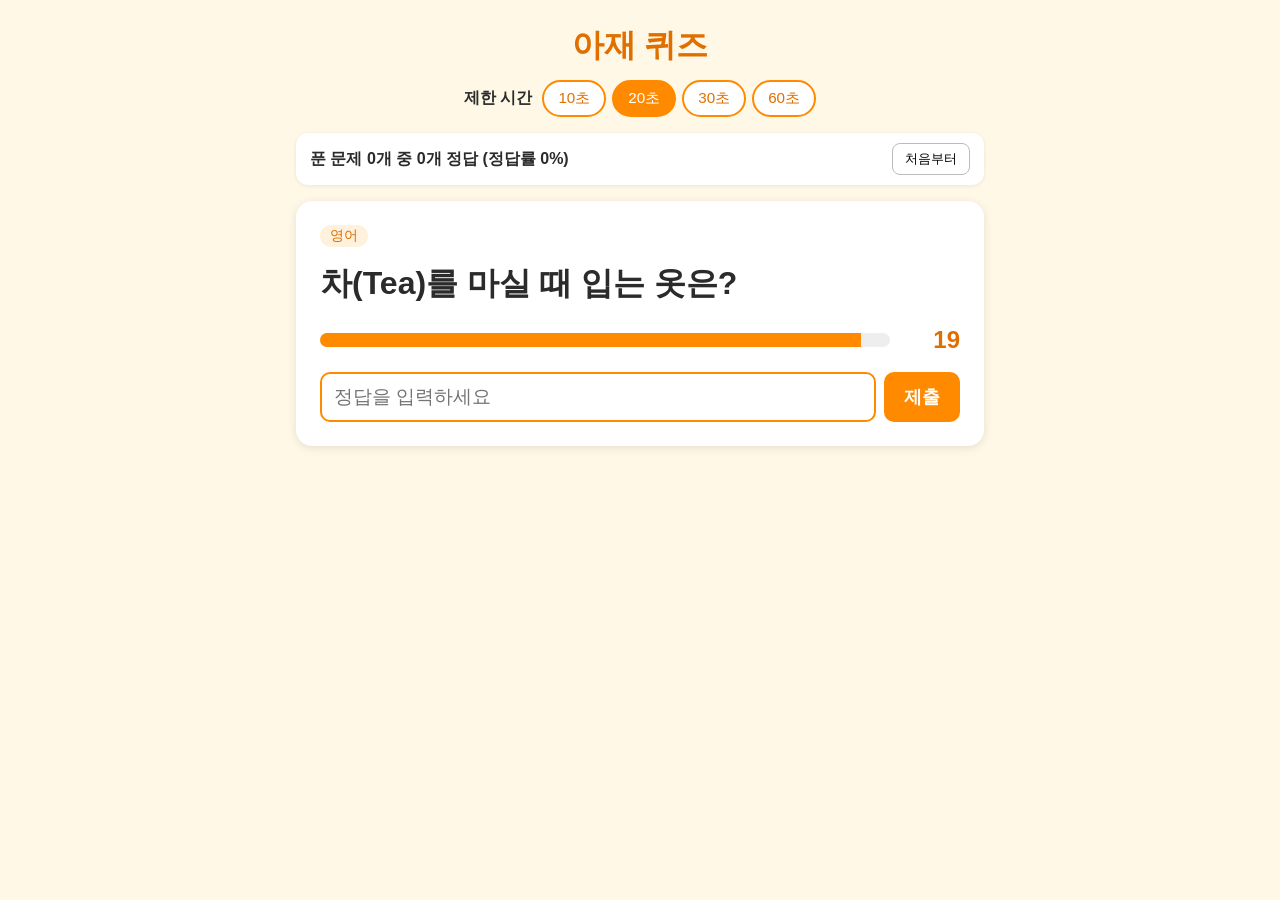
<file: outputs/az-quiz/index.html>
<!DOCTYPE html>
<html lang="ko">
<head>
  <meta charset="UTF-8">
  <meta name="viewport" content="width=device-width, initial-scale=1">
  <title>아재 퀴즈</title>
  <link rel="stylesheet" href="style.css">
</head>
<body>
  <main class="app">
    <header class="top">
      <h1 class="title">아재 퀴즈</h1>
      <div class="time-select" role="group" aria-label="제한 시간">
        <span class="time-label">제한 시간</span>
        <button type="button" class="time-btn" data-sec="10">10초</button>
        <button type="button" class="time-btn" data-sec="20">20초</button>
        <button type="button" class="time-btn" data-sec="30">30초</button>
        <button type="button" class="time-btn" data-sec="60">60초</button>
      </div>
      <p id="timeNote" class="time-note" hidden>바꾼 시간은 다음 문제부터 적용돼요</p>
    </header>

    <section class="stats">
      <p id="stats" class="stats-text" aria-live="polite">푼 문제 0개 중 0개 정답 (정답률 0%)</p>
      <button type="button" id="resetBtn" class="ghost-btn">처음부터</button>
    </section>

    <section class="card">
      <span id="category" class="tag"></span>
      <h2 id="question" class="question"></h2>

      <div class="timer" aria-label="남은 시간">
        <div class="timer-bar"><div id="timerFill" class="timer-fill"></div></div>
        <span id="timerNum" class="timer-num">20</span>
      </div>

      <form id="answerForm" class="answer-form" autocomplete="off">
        <input id="answerInput" class="answer-input" type="text" placeholder="정답을 입력하세요" aria-label="정답 입력">
        <button id="submitBtn" class="submit-btn" type="submit">제출</button>
      </form>

      <div id="feedback" class="feedback" hidden aria-live="assertive">
        <p id="verdict" class="verdict"></p>
        <p id="answerLine" class="detail"></p>
        <p id="explainLine" class="detail explain"></p>
        <button id="nextBtn" class="next-btn" type="button">다음 문제 (Enter)</button>
      </div>
    </section>
  </main>

  <script src="quizzes.js"></script>
  <script src="app.js"></script>
</body>
</html>
</file>
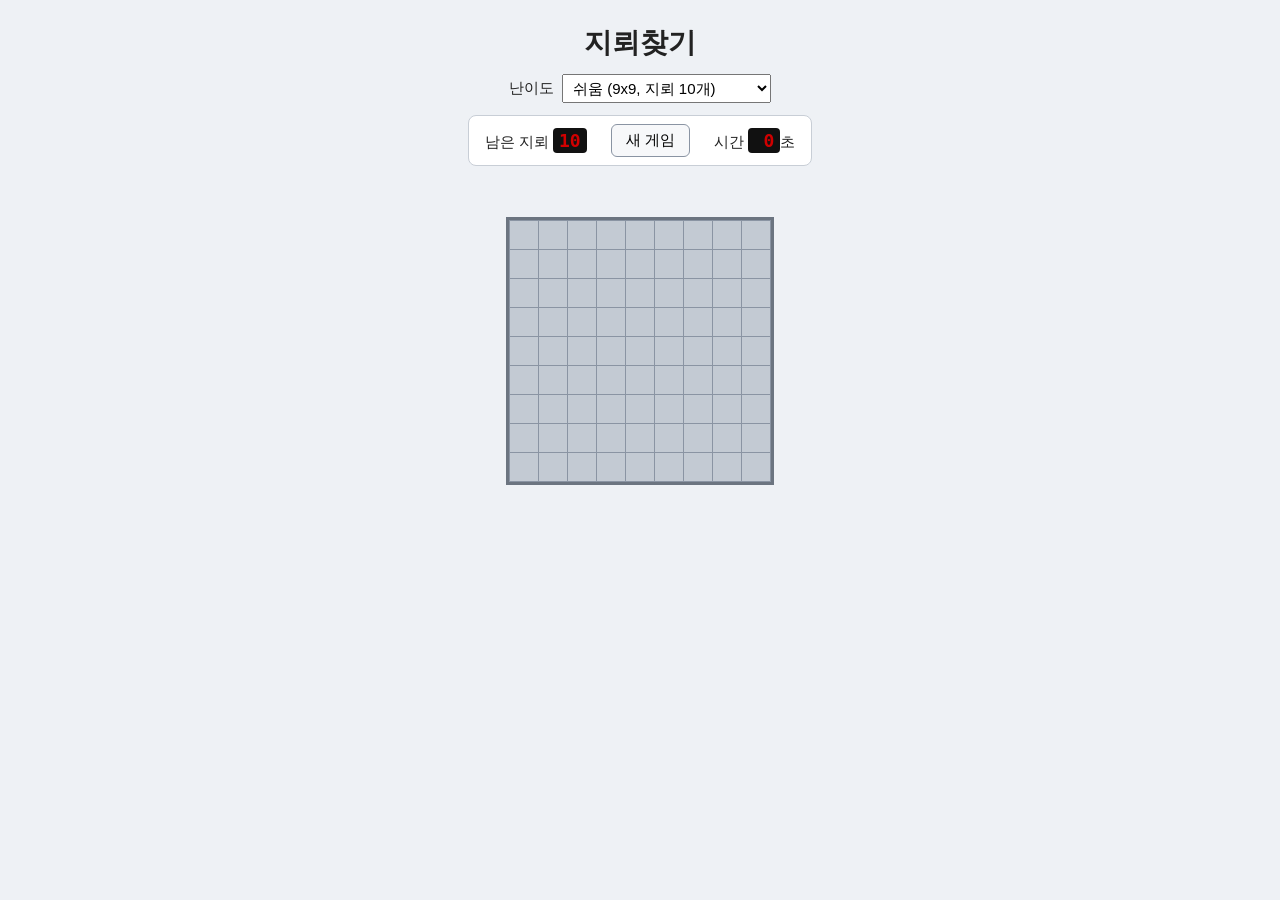
<file: outputs/bomber-game/index.html>
<!DOCTYPE html>
<html lang="ko">
<head>
  <meta charset="UTF-8">
  <meta name="viewport" content="width=device-width, initial-scale=1.0">
  <title>지뢰찾기</title>
  <link rel="stylesheet" href="style.css">
</head>
<body>
  <main class="game">
    <h1>지뢰찾기</h1>

    <div class="toolbar">
      <label for="difficulty">난이도</label>
      <select id="difficulty">
        <option value="easy">쉬움 (9x9, 지뢰 10개)</option>
        <option value="normal">보통 (16x16, 지뢰 40개)</option>
        <option value="hard">어려움 (30x16, 지뢰 99개)</option>
      </select>
    </div>

    <div class="status">
      <div class="counter">남은 지뢰 <span id="mines-left">10</span></div>
      <button type="button" id="new-game">새 게임</button>
      <div class="counter">시간 <span id="timer">0</span>초</div>
    </div>

    <p id="message" class="message" aria-live="polite"></p>

    <div class="board-wrap">
      <div id="board" class="board"></div>
    </div>
  </main>

  <script src="minesweeper.js"></script>
</body>
</html>
</file>
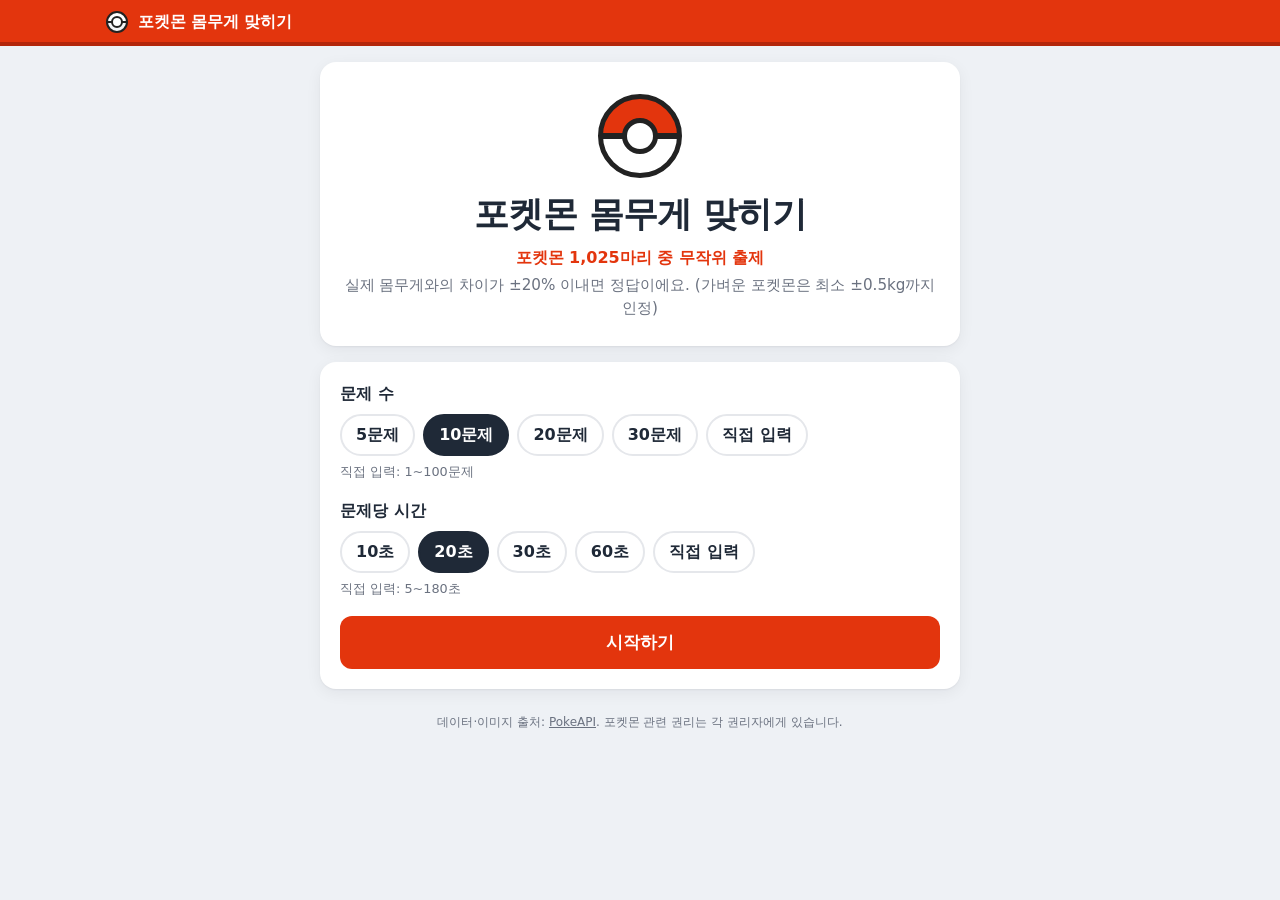
<file: outputs/pokemon/index.html>
<!doctype html>
<html lang="ko">
<head>
  <meta charset="utf-8">
  <meta name="viewport" content="width=device-width, initial-scale=1">
  <title>포켓몬 몸무게 맞히기</title>
  <link rel="stylesheet" href="style.css">
</head>
<body>
  <header class="appbar">
    <div class="appbar-inner">
      <span class="ball" aria-hidden="true"></span>
      <span class="appbar-title">포켓몬 몸무게 맞히기</span>
    </div>
  </header>

  <main class="wrap">
    <!-- 대문 -->
    <section id="screen-home" class="screen">
      <div class="card hero">
        <div class="hero-ball" aria-hidden="true"></div>
        <h1>포켓몬 몸무게 맞히기</h1>
        <p id="pool-count" class="pool-count"></p>
        <p id="rule-text" class="rule-text"></p>
      </div>

      <form id="setup-form" class="card setup" novalidate>
        <fieldset>
          <legend>문제 수</legend>
          <div class="picker" id="picker-questions"></div>
          <p class="field-hint" id="hint-questions"></p>
        </fieldset>
        <fieldset>
          <legend>문제당 시간</legend>
          <div class="picker" id="picker-seconds"></div>
          <p class="field-hint" id="hint-seconds"></p>
        </fieldset>
        <p id="setup-error" class="setup-error" role="alert"></p>
        <button type="submit" id="start-btn" class="btn btn-primary btn-lg">시작하기</button>
      </form>
    </section>

    <!-- 퀴즈 -->
    <section id="screen-quiz" class="screen" hidden>
      <div class="scoreboard card" id="scoreboard">
        <div class="score-row">
          <span class="score-item"><span id="sb-question">문제 1 / 10</span></span>
          <span class="score-item score-correct"><span id="sb-correct">맞힌 문제 0 / 0</span></span>
          <button type="button" id="quit-btn" class="btn btn-ghost btn-sm">그만두기</button>
        </div>
        <ol class="dots" id="sb-dots" aria-label="문제별 진행"></ol>
        <div class="timer" id="timer">
          <div class="timer-track"><div class="timer-bar" id="timer-bar"></div></div>
          <span class="timer-text" id="timer-text" aria-live="off">준비 중</span>
        </div>
      </div>

      <div class="quiz-grid">
        <article class="card dex-head" id="dex-head">
          <div class="art-wrap" id="art-wrap"></div>
          <div class="dex-info">
            <div class="dex-no" id="dex-no"></div>
            <h2 class="dex-name"><span id="dex-name-ko"></span> <small id="dex-name-en"></small></h2>
            <div class="dex-genus" id="dex-genus"></div>
            <div class="types" id="dex-types"></div>
            <dl class="facts">
              <div class="fact" id="fact-height"><dt>키</dt><dd id="dex-height"></dd></div>
              <div class="fact fact-weight"><dt>몸무게</dt><dd id="dex-weight">??? kg</dd></div>
            </dl>
          </div>
        </article>

        <aside class="card answer-panel" id="answer-panel">
          <form id="answer-form" autocomplete="off" novalidate>
            <label for="answer-input" class="answer-label">이 포켓몬의 몸무게는?</label>
            <div class="answer-row">
              <div class="answer-field">
                <input id="answer-input" type="text" inputmode="decimal" maxlength="8" placeholder="예: 12.5" aria-describedby="answer-hint">
                <span class="unit">kg</span>
              </div>
              <button type="submit" id="submit-btn" class="btn btn-primary" disabled>제출</button>
            </div>
            <p class="answer-hint" id="answer-hint">0보다 크고 10,000보다 작은 숫자, 소수 첫째 자리까지. Enter 로 제출.</p>
          </form>
          <div class="feedback" id="feedback" hidden></div>
        </aside>

        <section class="card dex-details" id="dex-details" aria-label="도감 정보"></section>
      </div>
    </section>

    <!-- 결과 -->
    <section id="screen-result" class="screen" hidden>
      <div id="result-root"></div>
      <div class="result-actions">
        <button type="button" id="retry-btn" class="btn btn-primary btn-lg">같은 설정으로 다시</button>
        <button type="button" id="home-btn" class="btn btn-ghost btn-lg">처음으로</button>
      </div>
    </section>
  </main>

  <footer class="footer">데이터·이미지 출처: <a href="https://pokeapi.co/" target="_blank" rel="noopener">PokeAPI</a>. 포켓몬 관련 권리는 각 권리자에게 있습니다.</footer>

  <script src="data/pokemon-data.js"></script>
  <script src="rules.js"></script>
  <script src="app.js"></script>
</body>
</html>
</file>
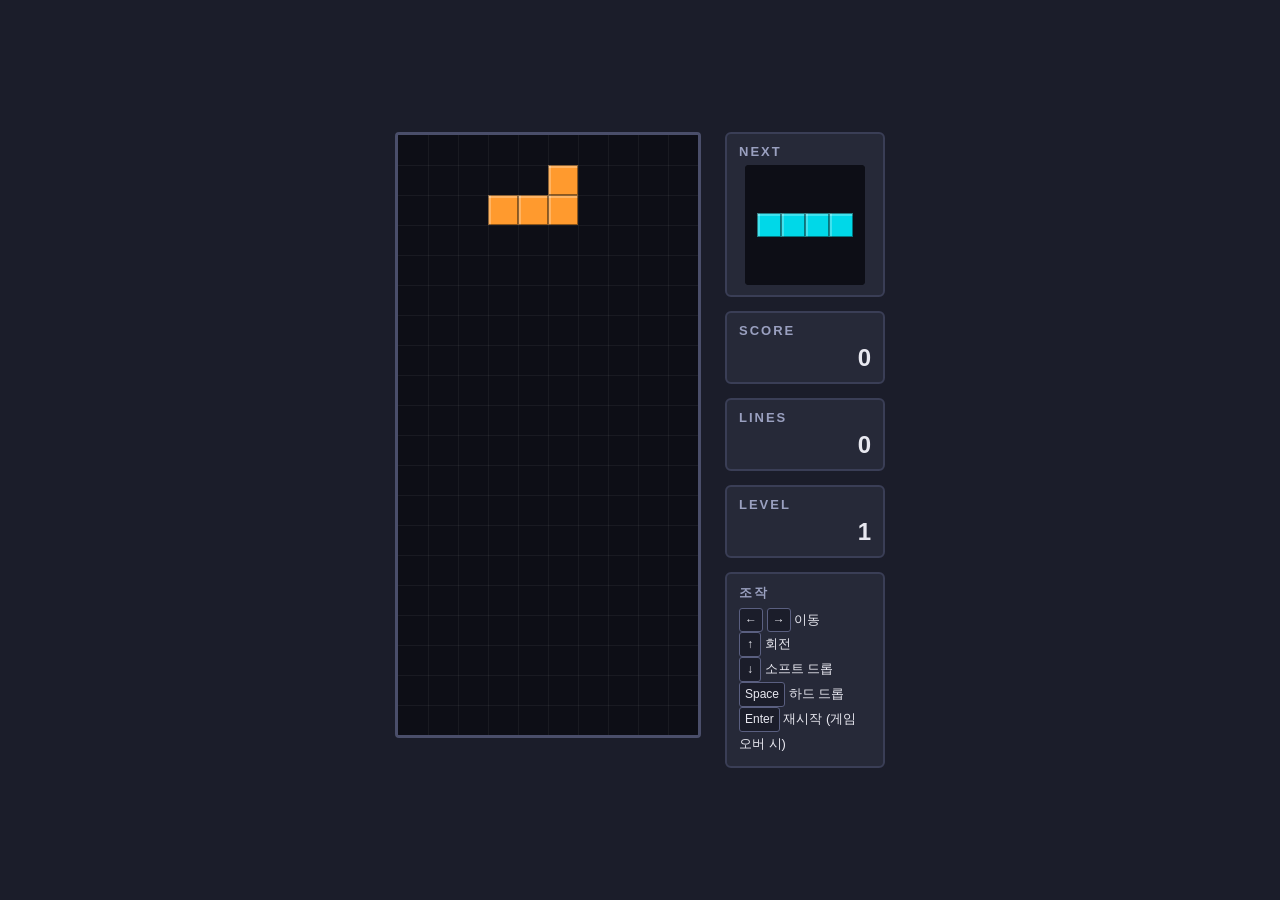
<file: outputs/tetris/index.html>
<!DOCTYPE html>
<html lang="ko">
<head>
  <meta charset="UTF-8">
  <meta name="viewport" content="width=device-width, initial-scale=1.0">
  <title>Tetris</title>
  <link rel="stylesheet" href="style.css">
</head>
<body>
  <div class="game">
    <div class="board-wrap">
      <canvas id="board" width="300" height="600"></canvas>
      <div id="overlay" class="overlay hidden">
        <h2>GAME OVER</h2>
        <p>점수: <span id="final-score">0</span></p>
        <button id="restart" type="button">다시 시작 (Enter)</button>
      </div>
    </div>

    <aside class="side">
      <section>
        <h3>NEXT</h3>
        <canvas id="next" width="120" height="120"></canvas>
      </section>
      <section>
        <h3>SCORE</h3>
        <p id="score" class="value">0</p>
      </section>
      <section>
        <h3>LINES</h3>
        <p id="lines" class="value">0</p>
      </section>
      <section>
        <h3>LEVEL</h3>
        <p id="level" class="value">1</p>
      </section>
      <section class="help">
        <h3>조작</h3>
        <ul>
          <li><kbd>←</kbd> <kbd>→</kbd> 이동</li>
          <li><kbd>↑</kbd> 회전</li>
          <li><kbd>↓</kbd> 소프트 드롭</li>
          <li><kbd>Space</kbd> 하드 드롭</li>
          <li><kbd>Enter</kbd> 재시작 (게임 오버 시)</li>
        </ul>
      </section>
    </aside>
  </div>

  <script src="tetris.js"></script>
</body>
</html>
</file>
<file: outputs/az-quiz/style.css>
* {
  box-sizing: border-box;
}

:root {
  --bg: #fff8e7;
  --card: #ffffff;
  --text: #2b2b2b;
  --muted: #777;
  --accent: #ff8a00;
  --accent-dark: #e06f00;
  --ok: #1e9e5a;
  --ok-bg: #e5f7ec;
  --bad: #e03131;
  --bad-bg: #fde8e8;
  --warn: #e03131;
}

body {
  margin: 0;
  font-family: "Malgun Gothic", "Apple SD Gothic Neo", "Noto Sans KR", sans-serif;
  background: var(--bg);
  color: var(--text);
}

.app {
  max-width: 720px;
  margin: 0 auto;
  padding: 16px;
}

.top {
  text-align: center;
}

.title {
  margin: 8px 0 12px;
  font-size: 2rem;
  color: var(--accent-dark);
}

.time-select {
  display: flex;
  flex-wrap: wrap;
  justify-content: center;
  align-items: center;
  gap: 6px;
}

.time-label {
  font-weight: bold;
  margin-right: 4px;
}

.time-btn {
  border: 2px solid var(--accent);
  background: #fff;
  color: var(--accent-dark);
  border-radius: 999px;
  padding: 6px 14px;
  font-size: 0.95rem;
  cursor: pointer;
}

.time-btn.active {
  background: var(--accent);
  color: #fff;
}

.time-note {
  margin: 6px 0 0;
  font-size: 0.85rem;
  color: var(--muted);
}

.stats {
  display: flex;
  justify-content: space-between;
  align-items: center;
  gap: 8px;
  margin: 16px 0;
  padding: 10px 14px;
  background: #fff;
  border-radius: 12px;
  box-shadow: 0 1px 4px rgba(0, 0, 0, 0.08);
}

.stats-text {
  margin: 0;
  font-weight: bold;
}

.ghost-btn {
  flex-shrink: 0;
  border: 1px solid #bbb;
  background: #fff;
  border-radius: 8px;
  padding: 6px 12px;
  cursor: pointer;
}

.card {
  background: var(--card);
  border-radius: 16px;
  padding: 24px;
  box-shadow: 0 2px 10px rgba(0, 0, 0, 0.1);
}

.tag {
  display: inline-block;
  padding: 2px 10px;
  border-radius: 999px;
  background: #fff1dc;
  color: var(--accent-dark);
  font-size: 0.85rem;
}

.question {
  margin: 14px 0 20px;
  font-size: 2rem;
  line-height: 1.4;
  word-break: keep-all;
}

.timer {
  display: flex;
  align-items: center;
  gap: 10px;
  margin-bottom: 18px;
}

.timer-bar {
  flex: 1;
  height: 14px;
  background: #eee;
  border-radius: 999px;
  overflow: hidden;
}

.timer-fill {
  height: 100%;
  width: 100%;
  background: var(--accent);
  transition: width 0.1s linear, background-color 0.3s;
}

.timer-num {
  min-width: 2.5em;
  text-align: right;
  font-size: 1.5rem;
  font-weight: bold;
  color: var(--accent-dark);
}

.timer.danger .timer-fill {
  background: var(--warn);
}

.timer.danger .timer-num {
  color: var(--warn);
}

.answer-form {
  display: flex;
  gap: 8px;
}

.answer-input {
  flex: 1;
  min-width: 0;
  font-size: 1.2rem;
  padding: 12px;
  border: 2px solid #ddd;
  border-radius: 10px;
}

.answer-input:focus {
  outline: none;
  border-color: var(--accent);
}

.submit-btn,
.next-btn {
  border: none;
  border-radius: 10px;
  background: var(--accent);
  color: #fff;
  font-size: 1.1rem;
  font-weight: bold;
  padding: 12px 20px;
  cursor: pointer;
}

.submit-btn:disabled,
.answer-input:disabled {
  opacity: 0.5;
  cursor: not-allowed;
}

.feedback {
  margin-top: 18px;
  padding: 16px;
  border-radius: 12px;
  border: 2px solid transparent;
}

.feedback.ok {
  background: var(--ok-bg);
  border-color: var(--ok);
}

.feedback.bad {
  background: var(--bad-bg);
  border-color: var(--bad);
}

.verdict {
  margin: 0 0 8px;
  font-size: 1.8rem;
  font-weight: bold;
}

.feedback.ok .verdict {
  color: var(--ok);
}

.feedback.bad .verdict {
  color: var(--bad);
}

.detail {
  margin: 4px 0;
  font-size: 1.05rem;
}

.explain {
  color: #444;
}

.next-btn {
  margin-top: 12px;
  width: 100%;
}

@media (max-width: 480px) {
  .app {
    padding: 10px;
  }

  .title {
    font-size: 1.6rem;
  }

  .stats {
    flex-direction: column;
    align-items: stretch;
    text-align: center;
  }

  .card {
    padding: 16px;
  }

  .question {
    font-size: 1.5rem;
  }

  .answer-form {
    flex-direction: column;
  }

  .time-btn {
    padding: 6px 10px;
  }
}
</file>
<file: outputs/bomber-game/style.css>
* {
  box-sizing: border-box;
}

body {
  margin: 0;
  min-height: 100vh;
  font-family: "Segoe UI", "Malgun Gothic", sans-serif;
  background: #eef1f5;
  color: #222;
  display: flex;
  justify-content: center;
}

.game {
  padding: 24px 16px;
  display: flex;
  flex-direction: column;
  align-items: center;
  gap: 12px;
}

h1 {
  margin: 0;
  font-size: 28px;
}

.toolbar {
  display: flex;
  align-items: center;
  gap: 8px;
  font-size: 15px;
}

.toolbar select {
  font-size: 15px;
  padding: 4px 6px;
}

.status {
  display: flex;
  align-items: center;
  gap: 24px;
  padding: 8px 16px;
  background: #fff;
  border: 1px solid #c8ced6;
  border-radius: 8px;
}

.counter {
  font-size: 15px;
}

.counter span {
  display: inline-block;
  min-width: 3ch;
  padding: 2px 6px;
  font-family: Consolas, monospace;
  font-size: 18px;
  font-weight: bold;
  text-align: right;
  color: #d10000;
  background: #111;
  border-radius: 4px;
}

#new-game {
  font-size: 15px;
  padding: 6px 14px;
  border: 1px solid #8a94a3;
  border-radius: 6px;
  background: #f7f8fa;
  cursor: pointer;
}

#new-game:hover {
  background: #e3e7ec;
}

.message {
  margin: 0;
  min-height: 1.5em;
  font-size: 18px;
  font-weight: bold;
}

.message.win {
  color: #1a7f2e;
}

.message.lose {
  color: #c62828;
}

.board-wrap {
  max-width: 100%;
  overflow-x: auto;
}

.board {
  display: grid;
  grid-template-columns: repeat(var(--cols, 9), 28px);
  grid-auto-rows: 28px;
  gap: 1px;
  padding: 1px;
  background: #8a94a3;
  border: 3px solid #6b7480;
  user-select: none;
}

.cell {
  display: flex;
  align-items: center;
  justify-content: center;
  font-size: 16px;
  font-weight: bold;
  line-height: 1;
  background: #c3cad3;
  cursor: pointer;
}

.cell:hover {
  background: #d4dae1;
}

.cell.open {
  background: #f4f5f7;
  cursor: default;
}

.cell.mine {
  background: #f4f5f7;
}

.cell.exploded {
  background: #e53935;
}

.board.ended .cell {
  cursor: default;
}

/* 숫자 색상 1~8 */
.cell.n1 { color: #1e40ff; }
.cell.n2 { color: #1b8a2f; }
.cell.n3 { color: #e02424; }
.cell.n4 { color: #1a1a8c; }
.cell.n5 { color: #8b1a1a; }
.cell.n6 { color: #0f8b8d; }
.cell.n7 { color: #222222; }
.cell.n8 { color: #7a7a7a; }
</file>
<file: outputs/pokemon/style.css>
:root {
  --red: #e3350d;
  --red-dark: #b3260a;
  --ink: #1f2937;
  --muted: #6b7280;
  --line: #e5e7eb;
  --bg: #eef1f5;
  --card: #ffffff;
  --ok: #16a34a;
  --ok-bg: #dcfce7;
  --ng: #dc2626;
  --ng-bg: #fee2e2;
  --to: #d97706;
  --to-bg: #fef3c7;
  --pending: #d1d5db;
  --radius: 16px;
  --shadow: 0 1px 2px rgba(0, 0, 0, .05), 0 4px 16px rgba(15, 23, 42, .06);
}

* { box-sizing: border-box; }
html { -webkit-text-size-adjust: 100%; }
body {
  margin: 0;
  font-family: system-ui, -apple-system, "Segoe UI", "Malgun Gothic", "Apple SD Gothic Neo", "Noto Sans KR", sans-serif;
  color: var(--ink);
  background: var(--bg);
  line-height: 1.5;
  overflow-x: hidden;
}
[hidden] { display: none !important; }
h1, h2, h3 { margin: 0; line-height: 1.25; }
button, input { font: inherit; color: inherit; }

/* ---------- 상단 바 ---------- */
.appbar { background: var(--red); color: #fff; box-shadow: inset 0 -4px 0 var(--red-dark); }
.appbar-inner { max-width: 1100px; margin: 0 auto; padding: 10px 16px 12px; display: flex; align-items: center; gap: 10px; }
.appbar-title { font-weight: 700; letter-spacing: -.01em; }

.ball {
  display: inline-block; width: 22px; height: 22px; border-radius: 50%; flex: none;
  background: linear-gradient(to bottom, #fff 0 45%, #222 45% 55%, #fff 55%);
  border: 2px solid #222; position: relative;
}
.appbar .ball { background: linear-gradient(to bottom, #fff 0 45%, #222 45% 55%, #f3f4f6 55%); }
.ball::after {
  content: ""; position: absolute; width: 8px; height: 8px; border-radius: 50%;
  background: #fff; border: 2px solid #222; left: 50%; top: 50%; transform: translate(-50%, -50%);
}
.ball.big { width: 56px; height: 56px; border-width: 3px; opacity: .35; }
.ball.big::after { width: 18px; height: 18px; border-width: 3px; }

.wrap { max-width: 1100px; margin: 0 auto; padding: 16px; }
.footer { text-align: center; color: var(--muted); font-size: 12px; padding: 8px 16px 24px; }
.footer a { color: inherit; }

.card { background: var(--card); border-radius: var(--radius); box-shadow: var(--shadow); padding: 20px; }
.muted { color: var(--muted); }

/* ---------- 버튼 ---------- */
.btn {
  border: 0; border-radius: 12px; padding: 10px 18px; font-weight: 700; cursor: pointer;
  transition: background .15s, transform .05s, opacity .15s;
}
.btn:active:not(:disabled) { transform: translateY(1px); }
.btn:disabled { opacity: .45; cursor: not-allowed; }
.btn:focus-visible, .chip:focus-visible, input:focus-visible { outline: 3px solid #93c5fd; outline-offset: 2px; }
.btn-primary { background: var(--red); color: #fff; }
.btn-primary:hover:not(:disabled) { background: var(--red-dark); }
.btn-ghost { background: #f3f4f6; color: var(--ink); }
.btn-ghost:hover { background: #e5e7eb; }
.btn-lg { padding: 14px 22px; font-size: 1.05rem; }
.btn-sm { padding: 6px 12px; font-size: .875rem; }

/* ---------- 대문 ---------- */
#screen-home { max-width: 640px; margin: 0 auto; display: grid; gap: 16px; }
.hero { text-align: center; padding: 32px 20px 26px; position: relative; overflow: hidden; }
.hero-ball {
  width: 84px; height: 84px; margin: 0 auto 14px; border-radius: 50%; border: 5px solid #222; position: relative;
  background: linear-gradient(to bottom, var(--red) 0 46%, #222 46% 54%, #fff 54%);
}
.hero-ball::after {
  content: ""; position: absolute; width: 26px; height: 26px; border-radius: 50%; background: #fff;
  border: 5px solid #222; left: 50%; top: 50%; transform: translate(-50%, -50%);
}
.hero h1 { font-size: clamp(1.6rem, 6vw, 2.2rem); letter-spacing: -.02em; }
.pool-count { margin: 10px 0 4px; font-weight: 700; color: var(--red); }
.rule-text { margin: 0; color: var(--muted); font-size: .95rem; }

.setup { display: grid; gap: 18px; }
.setup fieldset { border: 0; margin: 0; padding: 0; min-width: 0; }
.setup legend { font-weight: 700; margin-bottom: 8px; padding: 0; }
.picker { display: flex; flex-wrap: wrap; gap: 8px; align-items: center; }
.chip {
  border: 2px solid var(--line); background: #fff; border-radius: 999px; padding: 7px 14px;
  font-weight: 600; cursor: pointer; min-width: 64px;
}
.chip:hover { border-color: #cbd5e1; }
.chip[aria-pressed="true"] { background: var(--ink); border-color: var(--ink); color: #fff; }
.custom-wrap { display: inline-flex; align-items: center; gap: 6px; }
.custom-input {
  width: 88px; padding: 7px 10px; border: 2px solid var(--line); border-radius: 10px; background: #fff;
}
.custom-input.invalid, #answer-input.invalid { border-color: var(--ng); }
.unit { color: var(--muted); font-weight: 600; }
.field-hint { margin: 6px 0 0; color: var(--muted); font-size: .8rem; }
.setup-error { margin: 0; color: var(--ng); font-size: .9rem; min-height: 0; }
.setup-error:empty { display: none; }
#start-btn { width: 100%; }

/* ---------- 점수판 ---------- */
.scoreboard {
  position: sticky; top: 0; z-index: 20; padding: 12px 16px; margin: 0 0 16px;
  border-radius: 0 0 var(--radius) var(--radius); display: grid; gap: 8px;
}
.score-row { display: flex; align-items: center; gap: 14px; flex-wrap: wrap; }
.score-item { font-weight: 700; font-variant-numeric: tabular-nums; }
.score-correct { color: var(--ok); }
#quit-btn { margin-left: auto; }
.dots { list-style: none; margin: 0; padding: 0; display: flex; flex-wrap: wrap; gap: 4px; }
.dot { width: 12px; height: 12px; border-radius: 50%; background: var(--pending); }
.dot.ok { background: var(--ok); }
.dot.ng { background: var(--ng); }
.dot.now { background: #fff; box-shadow: inset 0 0 0 3px var(--ink); }
.timer { display: flex; align-items: center; gap: 10px; }
.timer-track { flex: 1; height: 10px; background: #e5e7eb; border-radius: 999px; overflow: hidden; }
.timer-bar { height: 100%; width: 100%; background: #3b82f6; border-radius: inherit; transition: width .12s linear, background .2s; }
.timer-text { min-width: 4.5em; text-align: right; font-weight: 700; font-variant-numeric: tabular-nums; font-size: .95rem; white-space: nowrap; }
.timer.danger .timer-bar { background: var(--ng); }
.timer.danger .timer-text { color: var(--ng); }

/* ---------- 퀴즈 배치 ---------- */
.quiz-grid {
  display: grid; gap: 16px;
  grid-template-columns: minmax(0, 1fr) 340px;
  grid-template-areas: "head answer" "details answer";
  align-items: start;
}
.dex-head { grid-area: head; display: grid; grid-template-columns: minmax(0, 300px) minmax(0, 1fr); gap: 20px; align-items: center; }
.answer-panel { grid-area: answer; position: sticky; top: calc(var(--sb-h, 120px) + 12px); }
.dex-details { grid-area: details; display: grid; gap: 14px; }

.art-wrap {
  aspect-ratio: 1; width: 100%; border-radius: 50%; display: grid; place-items: center; position: relative;
  background: radial-gradient(circle at 50% 45%, #fff 0 38%, #f1f5f9 39% 62%, #e2e8f0 63%);
}
.art-wrap.loading::before {
  content: ""; width: 44px; height: 44px; border-radius: 50%; border: 4px solid #cbd5e1; border-top-color: var(--red);
  animation: spin 0.8s linear infinite; position: absolute;
}
@keyframes spin { to { transform: rotate(360deg); } }
.art { width: 88%; height: 88%; object-fit: contain; filter: drop-shadow(0 6px 10px rgba(0, 0, 0, .15)); }
.art.pixel { image-rendering: pixelated; }
.art-placeholder { display: grid; justify-items: center; gap: 10px; color: var(--muted); font-size: .85rem; text-align: center; padding: 12px; }

.dex-info { min-width: 0; }
.dex-no { font-weight: 700; color: var(--muted); font-variant-numeric: tabular-nums; }
.dex-name { font-size: clamp(1.5rem, 4vw, 2rem); margin: 2px 0 2px; word-break: keep-all; overflow-wrap: anywhere; }
.dex-name small { font-size: .55em; color: var(--muted); font-weight: 600; }
.dex-genus { color: var(--muted); margin-bottom: 10px; }
.types { display: flex; gap: 6px; flex-wrap: wrap; margin-bottom: 14px; }
.type-badge {
  display: inline-block; padding: 3px 12px; border-radius: 999px; font-size: .85rem; font-weight: 700;
  text-shadow: 0 1px 0 rgba(0, 0, 0, .08); white-space: nowrap;
}
.facts { display: grid; grid-template-columns: repeat(2, minmax(0, 1fr)); gap: 10px; margin: 0; }
.fact { background: #f8fafc; border: 1px solid var(--line); border-radius: 12px; padding: 10px 12px; }
.fact dt { font-size: .8rem; color: var(--muted); }
.fact dd { margin: 0; font-size: 1.25rem; font-weight: 800; font-variant-numeric: tabular-nums; }
.fact-weight { border-style: dashed; border-color: #fca5a5; background: #fff7f7; }
.fact-weight dd { color: var(--red); letter-spacing: .02em; }
.fact-weight dd.revealed { color: var(--ink); }

.flags { display: flex; gap: 6px; flex-wrap: wrap; }
.flag { padding: 3px 12px; border-radius: 999px; font-weight: 800; font-size: .85rem; }
.flag-legend { background: #fef3c7; color: #92400e; box-shadow: inset 0 0 0 1px #fcd34d; }
.flag-myth { background: #ede9fe; color: #5b21b6; box-shadow: inset 0 0 0 1px #c4b5fd; }
.flag-baby { background: #fce7f3; color: #9d174d; box-shadow: inset 0 0 0 1px #f9a8d4; }
.flavor {
  margin: 0; padding: 12px 14px; background: #f8fafc; border-left: 4px solid var(--red); border-radius: 0 10px 10px 0;
  color: #374151; overflow-wrap: anywhere;
}
.detail-row { display: grid; grid-template-columns: 80px minmax(0, 1fr); gap: 10px; align-items: baseline; padding-bottom: 10px; border-bottom: 1px solid #f1f5f9; }
.detail-label { font-size: .85rem; color: var(--muted); font-weight: 700; }
.detail-value { min-width: 0; }
.abilities { display: flex; flex-wrap: wrap; gap: 6px; }
.ability { background: #f1f5f9; border-radius: 8px; padding: 2px 10px; font-weight: 600; }
.ability em { font-style: normal; font-size: .72rem; margin-left: 6px; color: #7c3aed; font-weight: 700; }
.hidden-ability { background: #f5f3ff; }
.swatch { display: inline-block; width: 14px; height: 14px; border-radius: 4px; margin-right: 6px; vertical-align: -2px; box-shadow: inset 0 0 0 1px rgba(0, 0, 0, .2); }

.stats-block { display: grid; gap: 8px; }
.stats { display: grid; gap: 5px; }
.stat { display: grid; grid-template-columns: 64px 36px minmax(0, 1fr); gap: 8px; align-items: center; font-size: .88rem; }
.stat-name { color: var(--muted); font-weight: 600; }
.stat-num { text-align: right; font-weight: 700; font-variant-numeric: tabular-nums; }
.stat-track { height: 8px; background: #f1f5f9; border-radius: 999px; overflow: hidden; }
.stat-bar { display: block; height: 100%; border-radius: inherit; }
.stat-total { text-align: right; font-size: .9rem; color: var(--muted); }
.stat-total strong { color: var(--ink); font-size: 1.05rem; }

/* ---------- 답 입력 / 채점 ---------- */
.answer-label { display: block; font-weight: 800; font-size: 1.1rem; margin-bottom: 10px; }
.answer-row { display: flex; gap: 8px; }
.answer-field {
  flex: 1; min-width: 0; display: flex; align-items: center; border: 2px solid var(--line); border-radius: 12px;
  padding: 0 12px; background: #fff;
}
.answer-field:focus-within { border-color: #93c5fd; }
#answer-input {
  flex: 1; min-width: 0; border: 0; outline: 0; padding: 10px 4px; font-size: 1.3rem; font-weight: 700;
  font-variant-numeric: tabular-nums; background: transparent;
}
.answer-field:has(#answer-input.invalid) { border-color: var(--ng); }
.answer-hint { margin: 8px 0 0; font-size: .8rem; color: var(--muted); }

.feedback { display: grid; gap: 10px; }
.fb-status { font-size: 1.6rem; font-weight: 900; }
.feedback.ok .fb-status { color: var(--ok); }
.feedback.ng .fb-status { color: var(--ng); }
.feedback.timeout .fb-status { color: var(--to); }
.fb-rows { margin: 0; display: grid; gap: 6px; }
.fb-rows > div { display: flex; justify-content: space-between; gap: 10px; padding: 8px 12px; border-radius: 10px; background: #f8fafc; }
.feedback.ok .fb-rows > div:first-child { background: var(--ok-bg); }
.feedback.ng .fb-rows > div:first-child { background: var(--ng-bg); }
.feedback.timeout .fb-rows > div:first-child { background: var(--to-bg); }
.fb-rows dt { color: var(--muted); font-weight: 600; white-space: nowrap; }
.fb-rows dd { margin: 0; font-weight: 800; text-align: right; font-variant-numeric: tabular-nums; }
.fb-range { margin: 0; color: var(--muted); font-size: .82rem; }
.next-btn { width: 100%; }

/* ---------- 결과 ---------- */
#result-root { display: grid; gap: 16px; }
.result-hero { text-align: center; }
.result-hero h2 { font-size: 1rem; color: var(--muted); }
.big-score { font-size: 1.4rem; font-weight: 700; margin-top: 6px; }
.big-score strong { font-size: 3rem; color: var(--red); }
.big-rate { font-size: 1.15rem; font-weight: 800; }
.bias { margin: 12px auto 0; display: inline-block; background: #eff6ff; color: #1e40af; padding: 8px 14px; border-radius: 999px; font-weight: 700; }
.empty { margin: 16px 0; color: var(--muted); }
.tiles { display: grid; grid-template-columns: repeat(3, minmax(0, 1fr)); gap: 12px; }
.tile { background: var(--card); border-radius: var(--radius); box-shadow: var(--shadow); padding: 14px; text-align: center; min-width: 0; }
.tile-label { color: var(--muted); font-size: .85rem; font-weight: 600; }
.tile-value { font-size: 1.5rem; font-weight: 900; font-variant-numeric: tabular-nums; }
.tile-sub { color: var(--muted); font-size: .72rem; }

.picks { display: grid; grid-template-columns: repeat(2, minmax(0, 1fr)); gap: 16px; }
.pick { padding: 16px; }
.pick-title { font-weight: 800; margin-bottom: 8px; }
.pick.best .pick-title { color: var(--ok); }
.pick.worst .pick-title { color: var(--ng); }
.pick-body { display: flex; gap: 14px; align-items: center; }
.pick-art-wrap { width: 110px; height: 110px; flex: none; border-radius: 50%; background: #f1f5f9; display: grid; place-items: center; }
.pick-art { width: 92%; height: 92%; object-fit: contain; }
.pick-info { min-width: 0; font-variant-numeric: tabular-nums; }
.pick-name { font-weight: 800; font-size: 1.1rem; }
.pick-name small { color: var(--muted); font-weight: 600; font-size: .75rem; }
.pick-err { font-weight: 700; margin-top: 2px; }

.result-section h3 { font-size: 1.05rem; margin-bottom: 12px; }
.two-col { display: grid; grid-template-columns: repeat(2, minmax(0, 1fr)); gap: 16px; align-items: start; }
.rates { display: grid; gap: 10px; }
.rate { display: grid; grid-template-columns: 96px minmax(0, 1fr) 92px; gap: 10px; align-items: center; font-size: .9rem; }
.rate-label { font-weight: 600; min-width: 0; }
.rate-track { height: 10px; background: #f1f5f9; border-radius: 999px; overflow: hidden; }
.rate-bar { height: 100%; background: var(--ok); border-radius: inherit; }
.rate-num { text-align: right; font-variant-numeric: tabular-nums; color: var(--muted); white-space: nowrap; }

.scatter-wrap { display: grid; justify-items: center; gap: 8px; }
.scatter { width: 100%; max-width: 520px; height: auto; }
.scatter .grid { stroke: #eef0f3; stroke-width: 1; }
.scatter .tick { font-size: 11px; fill: var(--muted); }
.scatter .axis { font-size: 12px; fill: var(--ink); font-weight: 600; }
.scatter .diag { stroke: #9ca3af; stroke-width: 1.5; stroke-dasharray: 5 4; }
.scatter .diag-label { font-size: 11px; fill: #6b7280; }
.scatter .pt { stroke: #fff; stroke-width: 1.5; opacity: .9; }
.scatter .pt.ok { fill: var(--ok); }
.scatter .pt.ng { fill: var(--ng); }
.legend { display: flex; flex-wrap: wrap; gap: 6px 14px; justify-content: center; font-size: .82rem; color: var(--muted); }
.lg::before { content: ""; display: inline-block; width: 10px; height: 10px; border-radius: 50%; margin-right: 5px; vertical-align: -1px; }
.lg.ok::before { background: var(--ok); }
.lg.ng::before { background: var(--ng); }
.lg.diag::before { width: 16px; height: 0; border-radius: 0; border-top: 2px dashed #9ca3af; vertical-align: 3px; }

.table-wrap { width: 100%; }
.result-table { width: 100%; border-collapse: collapse; font-size: .9rem; font-variant-numeric: tabular-nums; }
.result-table th { text-align: left; color: var(--muted); font-weight: 700; font-size: .8rem; padding: 6px 8px; border-bottom: 2px solid var(--line); white-space: nowrap; }
.result-table td { padding: 6px 8px; border-bottom: 1px solid #f1f5f9; vertical-align: middle; }
.c-name small { display: block; color: var(--muted); font-size: .72rem; }
.c-name { font-weight: 700; }
.c-no { color: var(--muted); width: 2.5em; }
.thumb { width: 44px; height: 44px; object-fit: contain; image-rendering: pixelated; display: block; }
.res-badge { display: inline-block; padding: 2px 10px; border-radius: 999px; font-weight: 800; font-size: .8rem; white-space: nowrap; }
tr.ok .res-badge { background: var(--ok-bg); color: #166534; }
tr.ng .res-badge { background: var(--ng-bg); color: #991b1b; }
tr.timeout .res-badge { background: var(--to-bg); color: #92400e; }

.result-actions { display: flex; gap: 12px; justify-content: center; flex-wrap: wrap; margin: 20px 0 8px; }

/* ---------- 반응형 ---------- */
@media (max-width: 860px) {
  .quiz-grid { grid-template-columns: minmax(0, 1fr); grid-template-areas: "head" "answer" "details"; }
  .answer-panel { position: static; }
  .dex-head { grid-template-columns: minmax(0, 220px) minmax(0, 1fr); }
  .two-col { grid-template-columns: minmax(0, 1fr); }
}

@media (max-width: 560px) {
  .wrap { padding: 10px; }
  .card { padding: 16px; }
  .scoreboard { margin: -10px -10px 12px; border-radius: 0 0 14px 14px; padding: 10px 12px; }
  .score-row { gap: 10px; font-size: .92rem; }
  .dex-head { grid-template-columns: minmax(0, 1fr); gap: 10px; }
  .art-wrap { max-width: 230px; margin: 0 auto; }
  .dex-info { text-align: center; }
  .types { justify-content: center; }
  .facts { text-align: left; }
  .detail-row { grid-template-columns: 64px minmax(0, 1fr); }
  .tiles { gap: 8px; }
  .tile { padding: 10px 6px; }
  .tile-value { font-size: 1.15rem; }
  .picks { grid-template-columns: minmax(0, 1fr); }
  .rate { grid-template-columns: 76px minmax(0, 1fr) 84px; gap: 8px; font-size: .85rem; }
  .chip { min-width: 0; padding: 6px 12px; }

  /* 결과 표: 좁은 화면에서는 행을 카드처럼 */
  .result-table thead { display: none; }
  .result-table, .result-table tbody { display: block; }
  .result-table tr {
    display: grid; grid-template-columns: 24px 44px minmax(0, 1fr) auto; grid-template-areas:
      "no thumb name res" "no thumb actual guess" "no thumb err time";
    column-gap: 8px; row-gap: 0; padding: 8px 0; border-bottom: 1px solid var(--line); align-items: center;
  }
  .result-table td { padding: 0; border: 0; min-width: 0; }
  .result-table td[data-label]::before { content: attr(data-label) " "; color: var(--muted); font-size: .75rem; }
  .c-no { grid-area: no; }
  .c-thumb { grid-area: thumb; }
  .c-name { grid-area: name; }
  .c-res { grid-area: res; text-align: right; }
  .c-actual { grid-area: actual; }
  .c-guess { grid-area: guess; text-align: right; }
  .c-err { grid-area: err; }
  .c-time { grid-area: time; text-align: right; }
  .result-actions .btn { flex: 1 1 140px; }
}
</file>
<file: outputs/tetris/style.css>
* {
  box-sizing: border-box;
}

body {
  margin: 0;
  min-height: 100vh;
  display: flex;
  align-items: center;
  justify-content: center;
  background: #1b1d2a;
  color: #e8e8f0;
  font-family: "Segoe UI", "Malgun Gothic", sans-serif;
}

.game {
  display: flex;
  gap: 24px;
  align-items: flex-start;
}

.board-wrap {
  position: relative;
}

#board {
  display: block;
  background: #0d0e16;
  border: 3px solid #4a4e6a;
  border-radius: 4px;
}

.side {
  width: 160px;
  display: flex;
  flex-direction: column;
  gap: 14px;
}

.side section {
  background: #262938;
  border: 2px solid #3a3e56;
  border-radius: 6px;
  padding: 10px 12px;
}

.side h3 {
  margin: 0 0 6px;
  font-size: 13px;
  letter-spacing: 2px;
  color: #9aa0c0;
}

#next {
  display: block;
  margin: 0 auto;
  background: #0d0e16;
  border-radius: 4px;
}

.value {
  margin: 0;
  font-size: 24px;
  font-weight: bold;
  text-align: right;
}

.help ul {
  margin: 0;
  padding: 0;
  list-style: none;
  font-size: 13px;
  line-height: 1.9;
}

kbd {
  display: inline-block;
  min-width: 22px;
  padding: 0 5px;
  border: 1px solid #5a5f80;
  border-radius: 3px;
  background: #1b1d2a;
  font-family: inherit;
  font-size: 12px;
  text-align: center;
}

.overlay {
  position: absolute;
  inset: 3px;
  display: flex;
  flex-direction: column;
  align-items: center;
  justify-content: center;
  background: rgba(0, 0, 0, 0.75);
}

.overlay.hidden {
  display: none;
}

.overlay h2 {
  margin: 0 0 10px;
  font-size: 34px;
  letter-spacing: 3px;
  color: #ff5a6e;
}

.overlay p {
  margin: 0 0 20px;
  font-size: 18px;
}

.overlay button {
  padding: 10px 20px;
  border: none;
  border-radius: 6px;
  background: #5a7bff;
  color: #fff;
  font-size: 16px;
  cursor: pointer;
}

.overlay button:hover {
  background: #7590ff;
}
</file>
